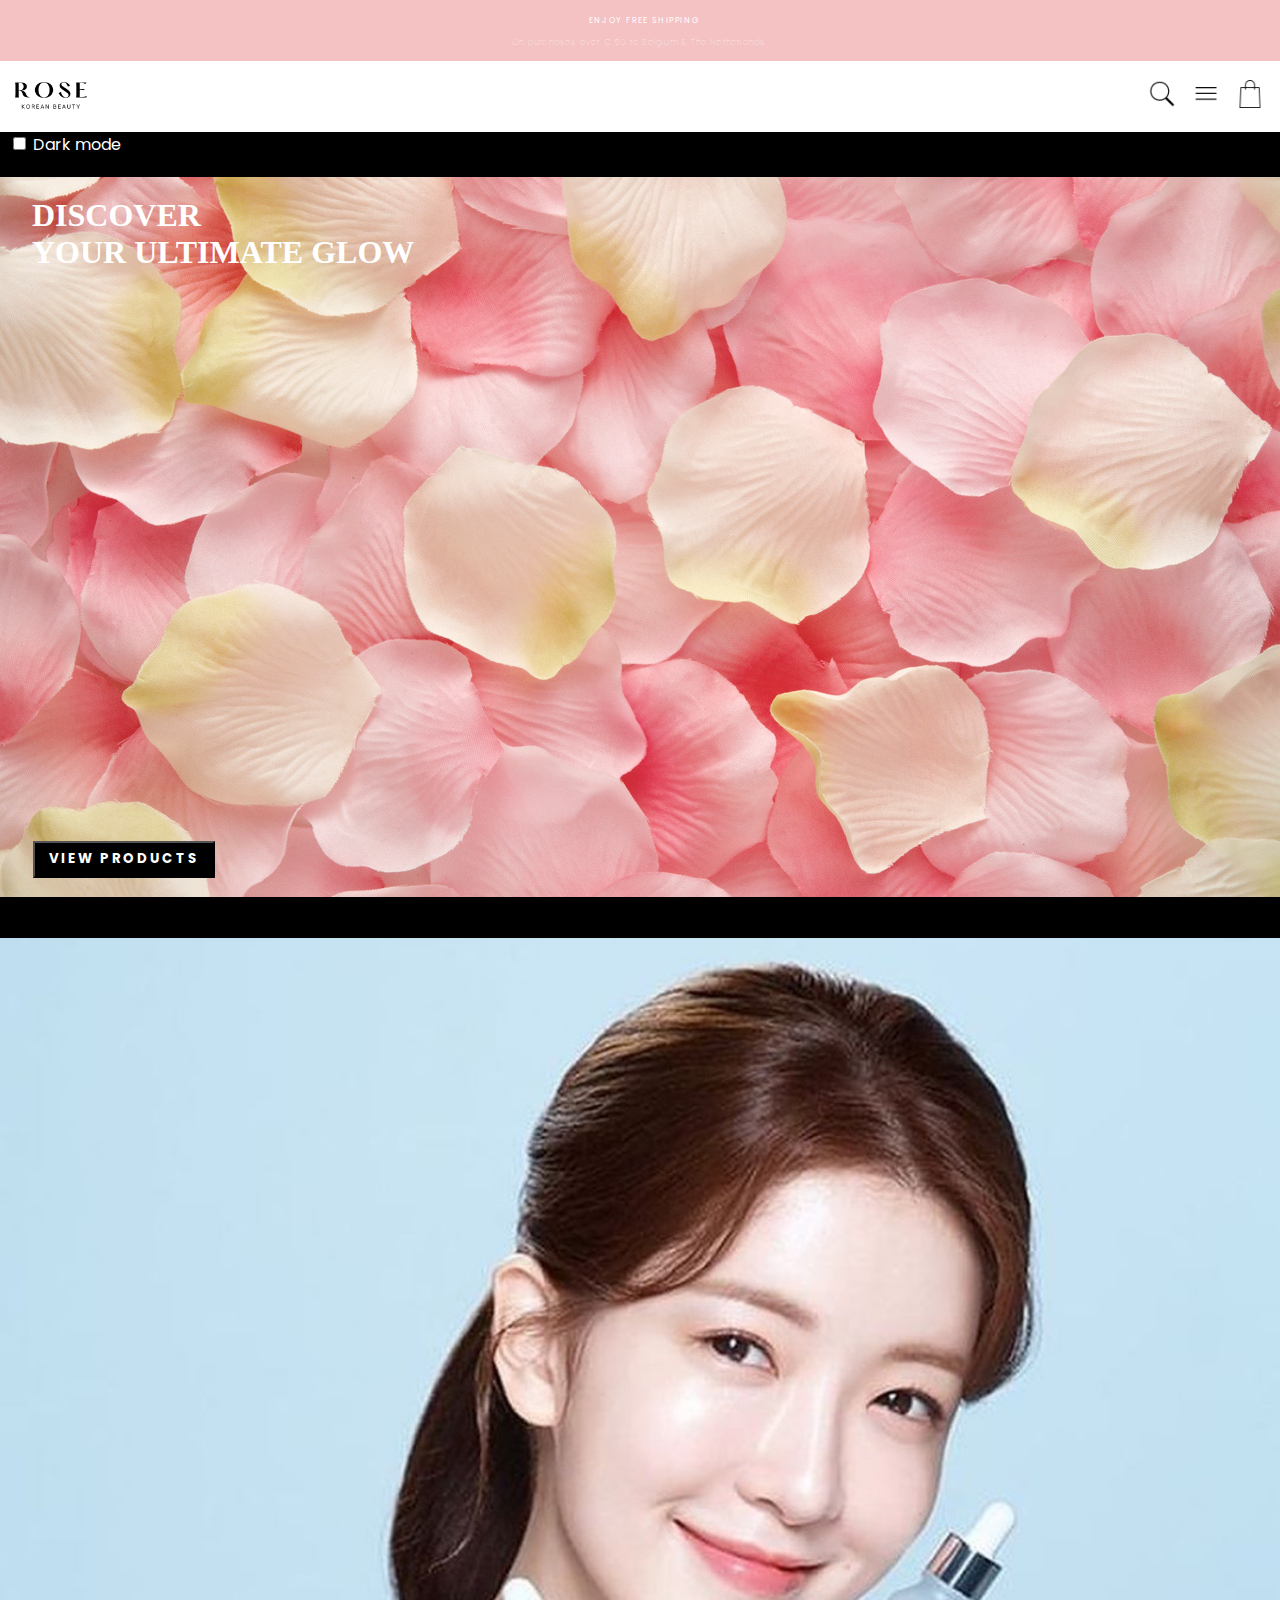
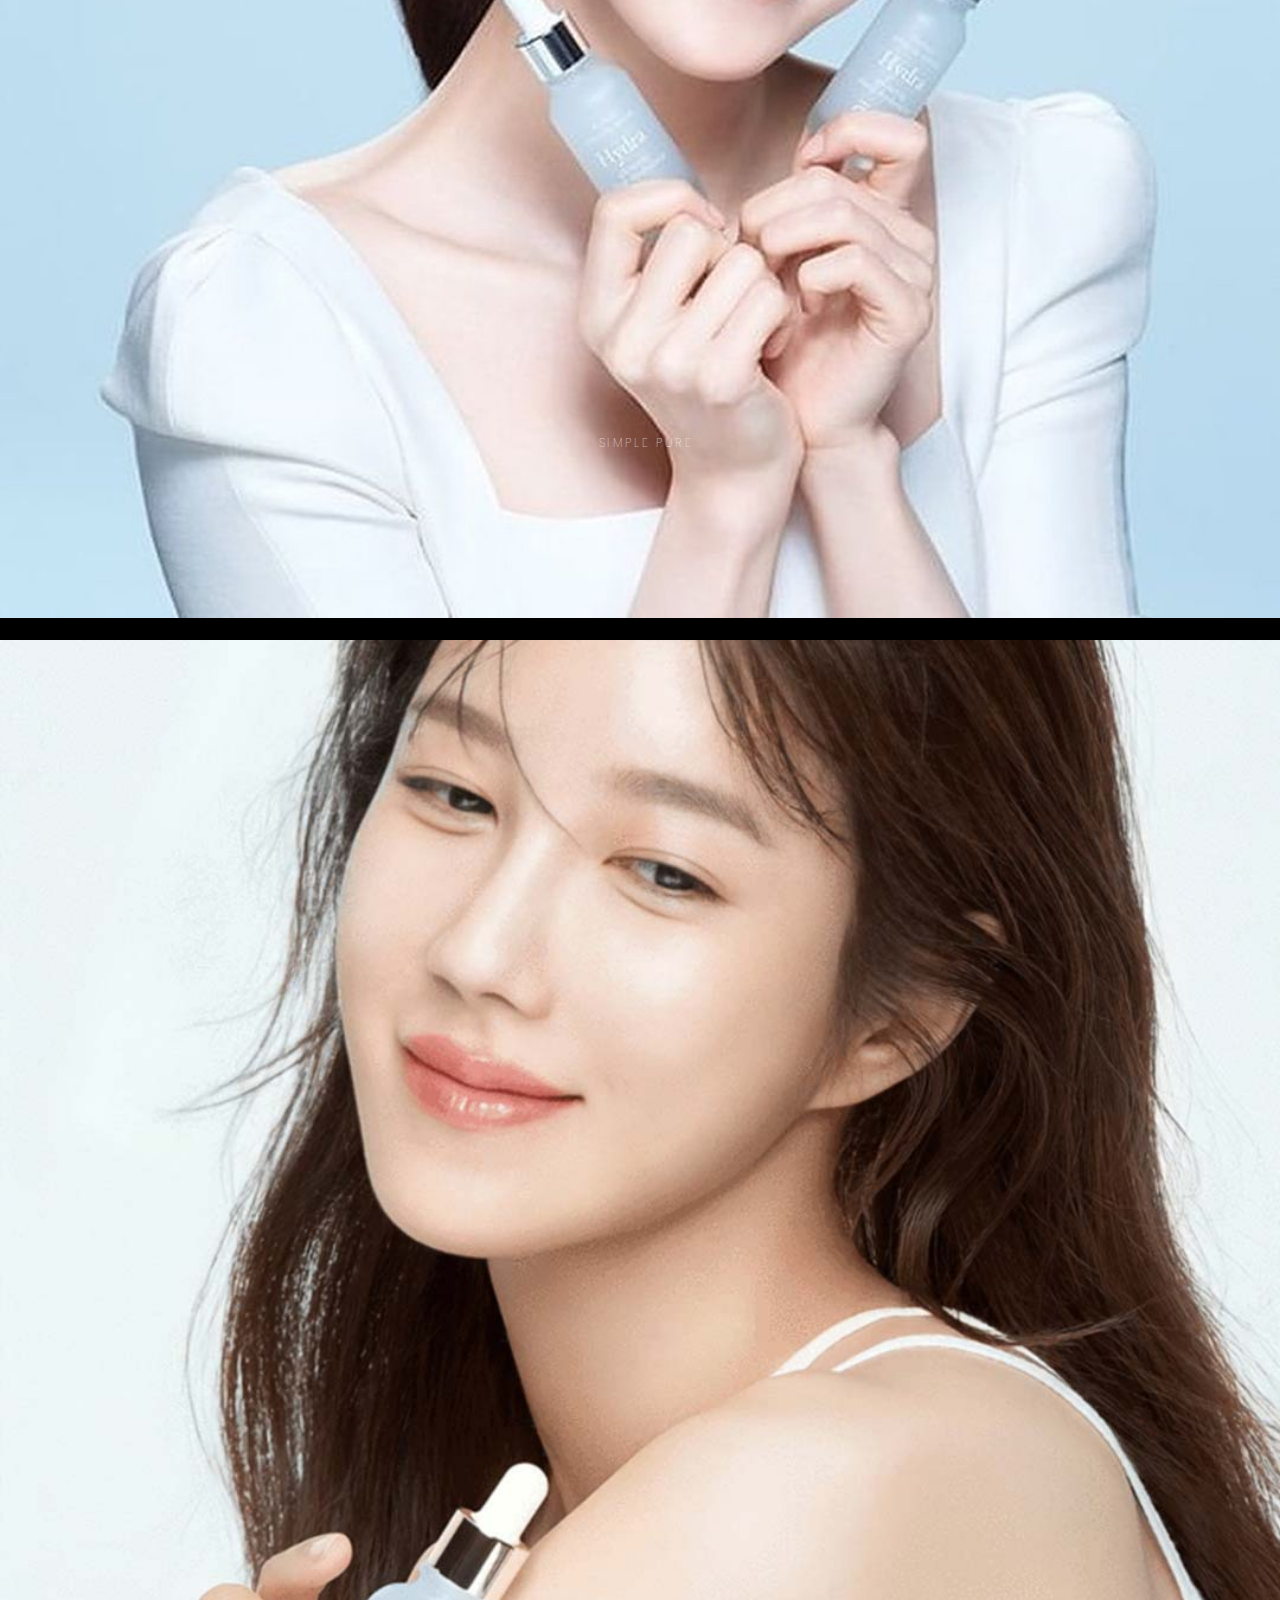
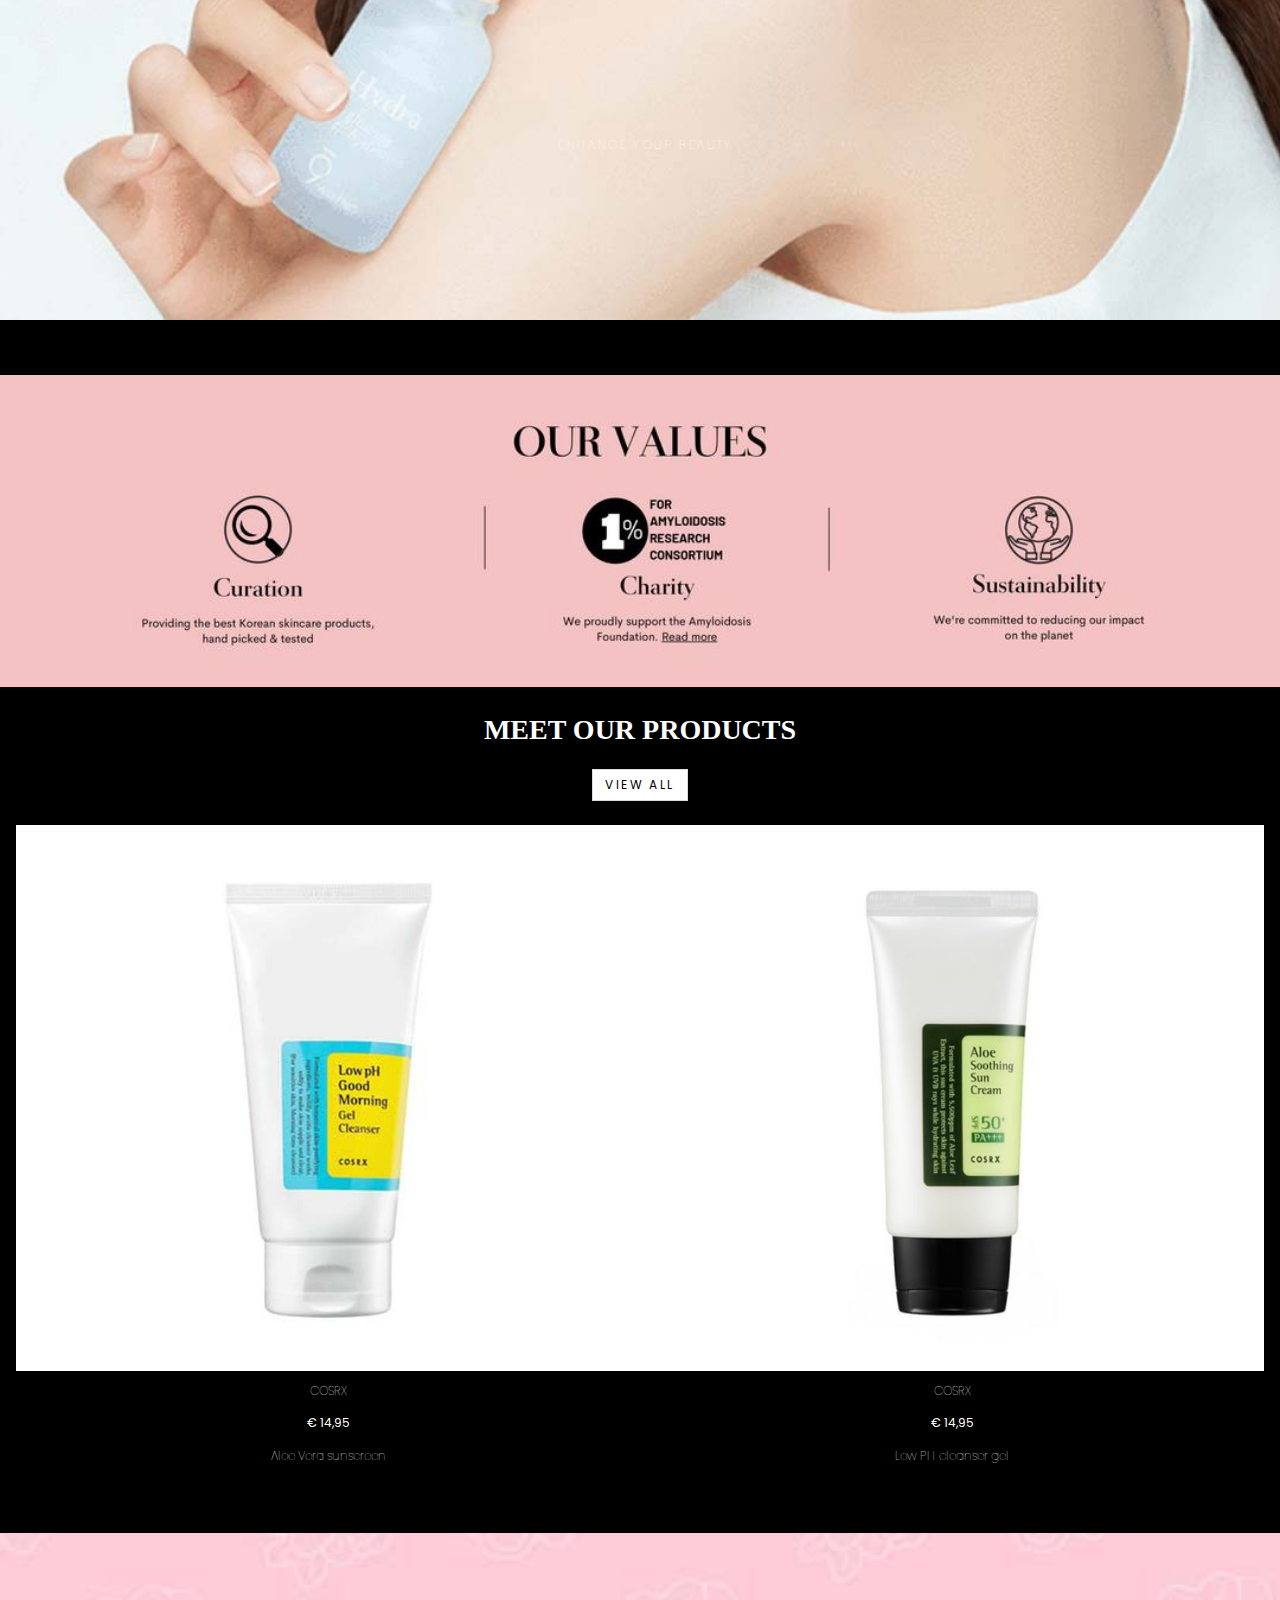
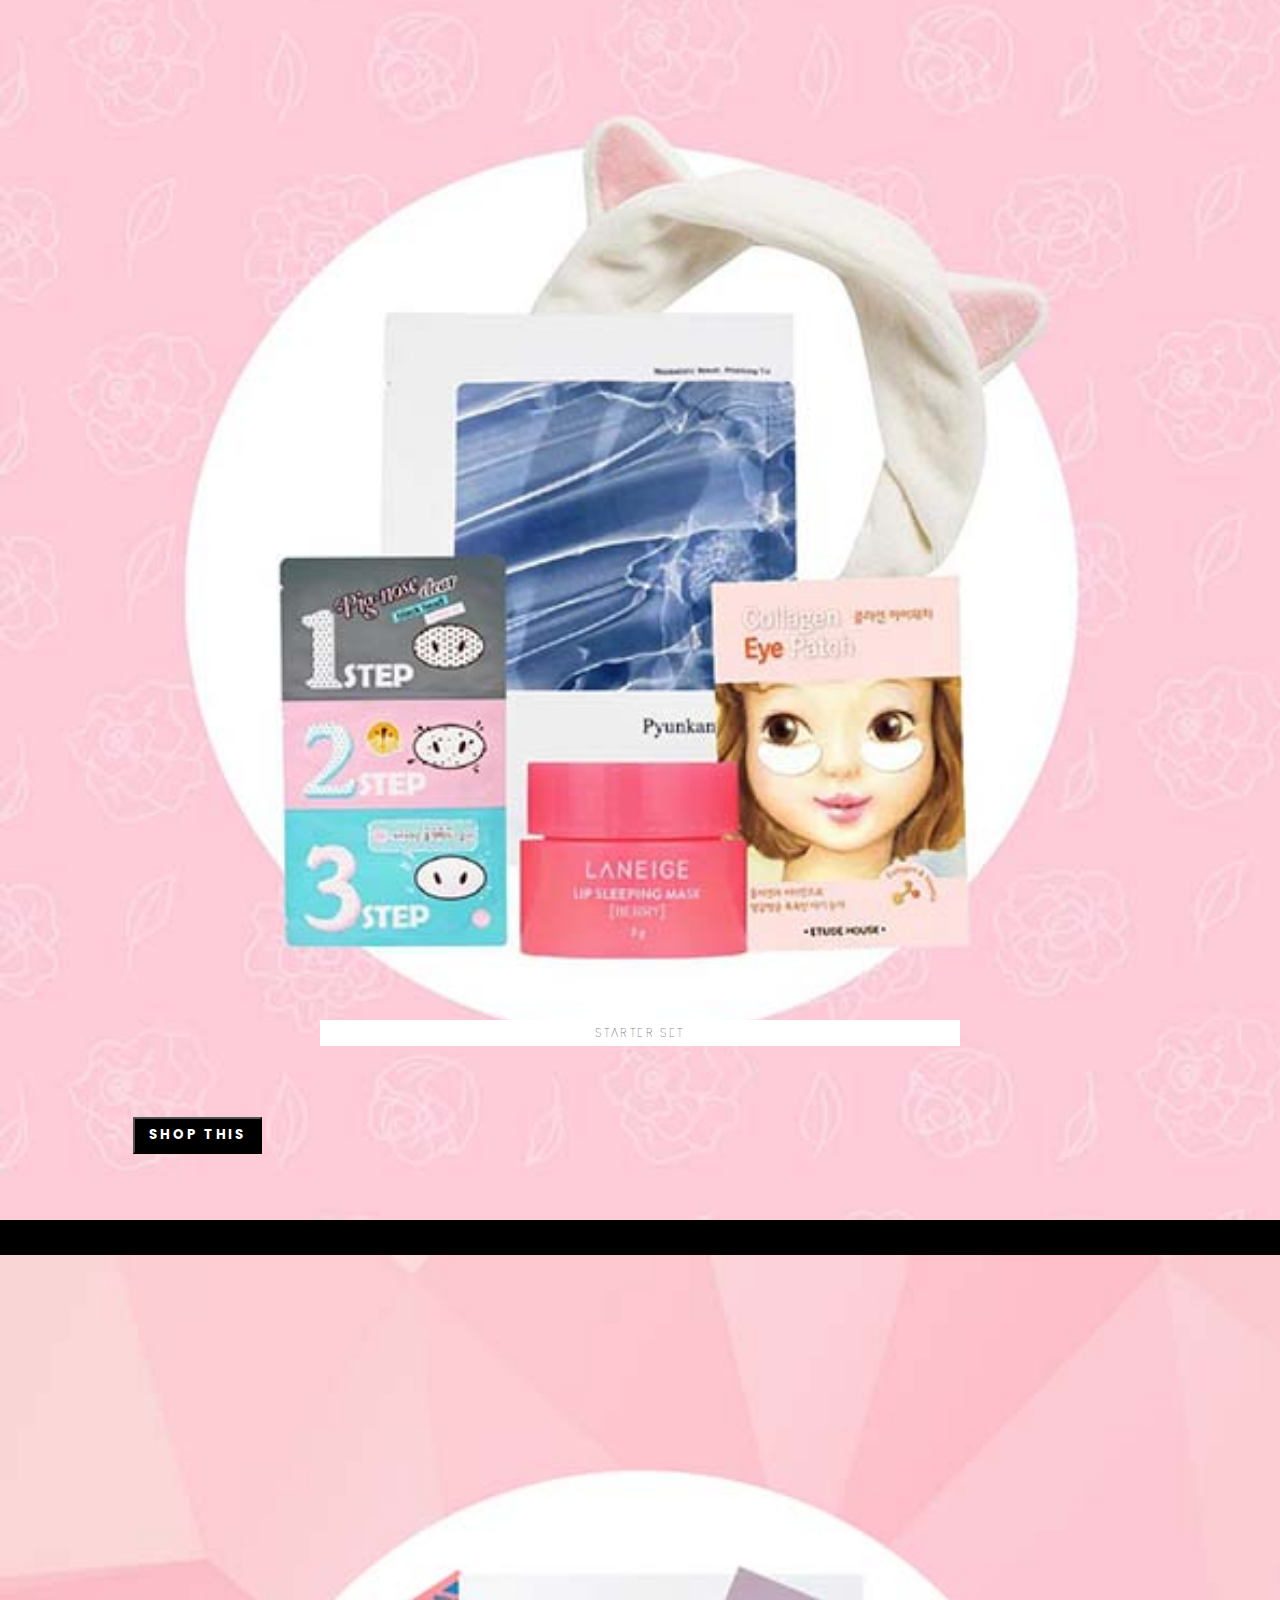
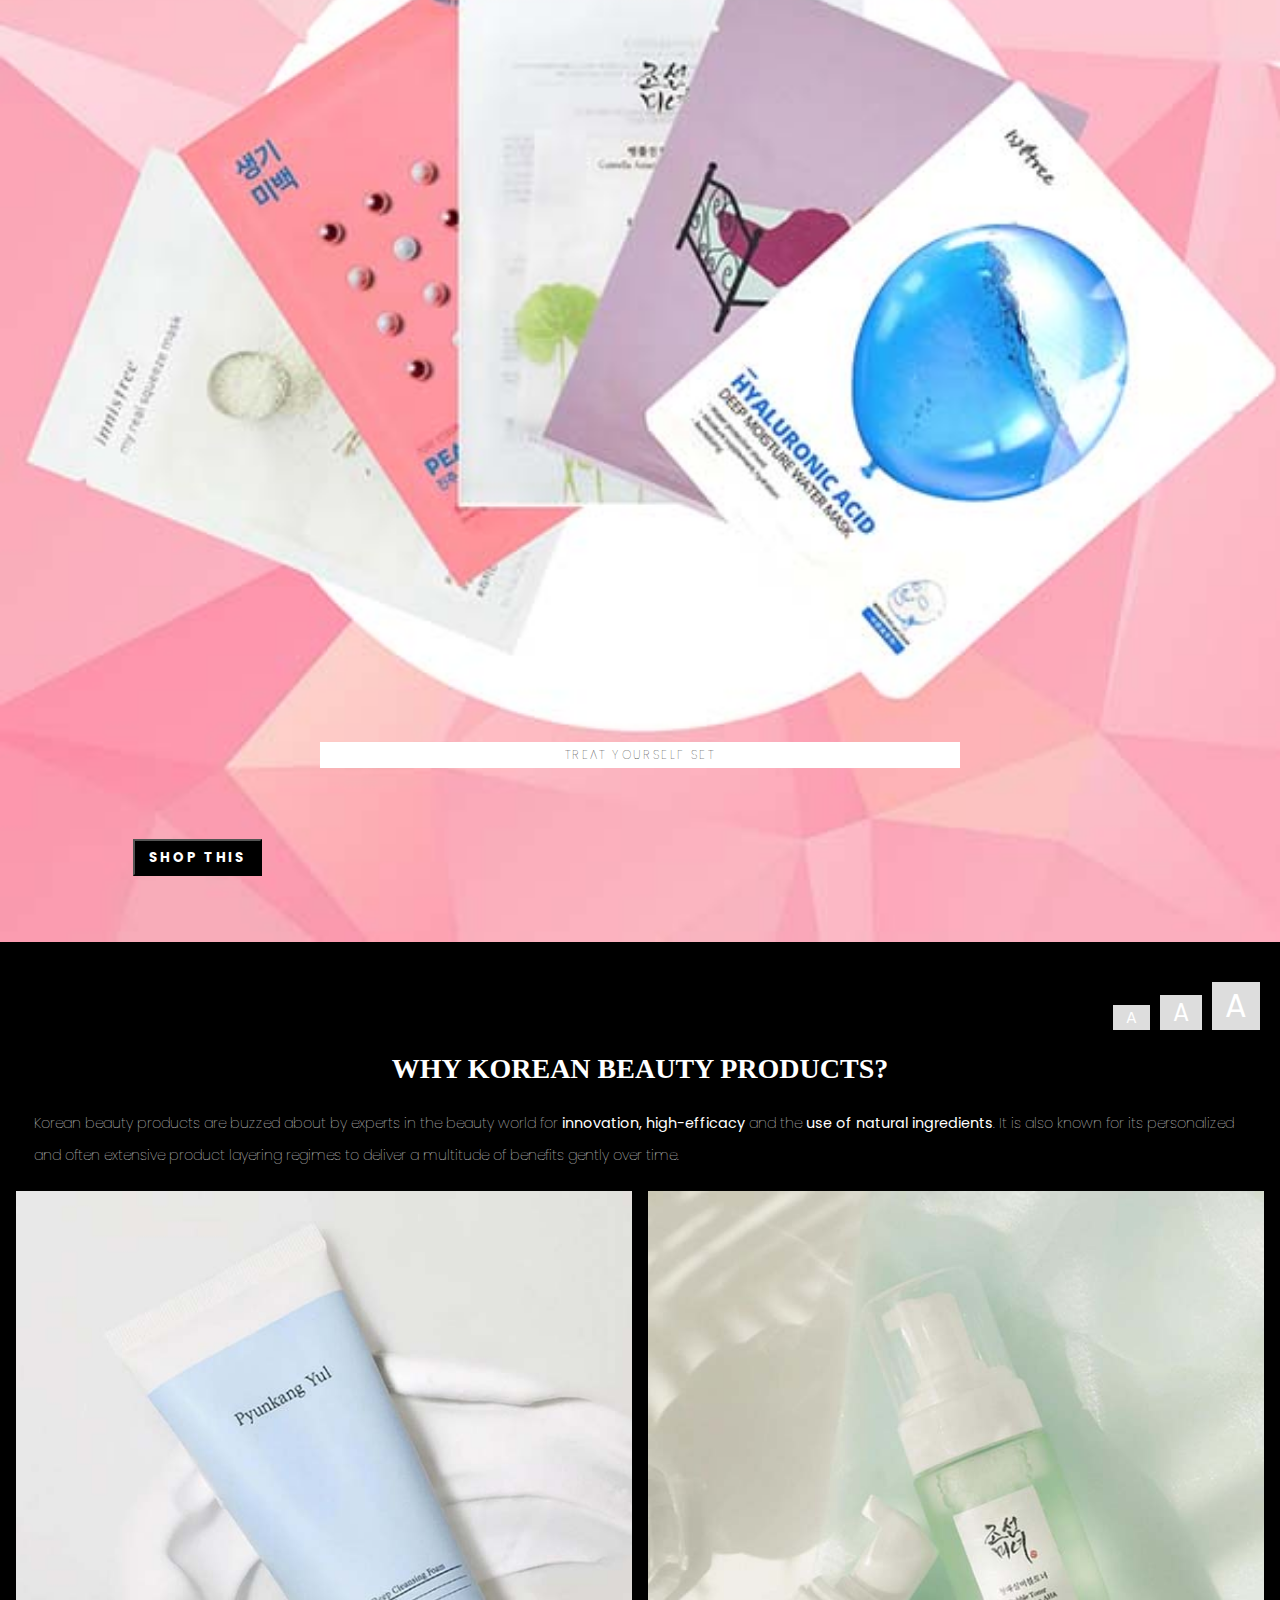
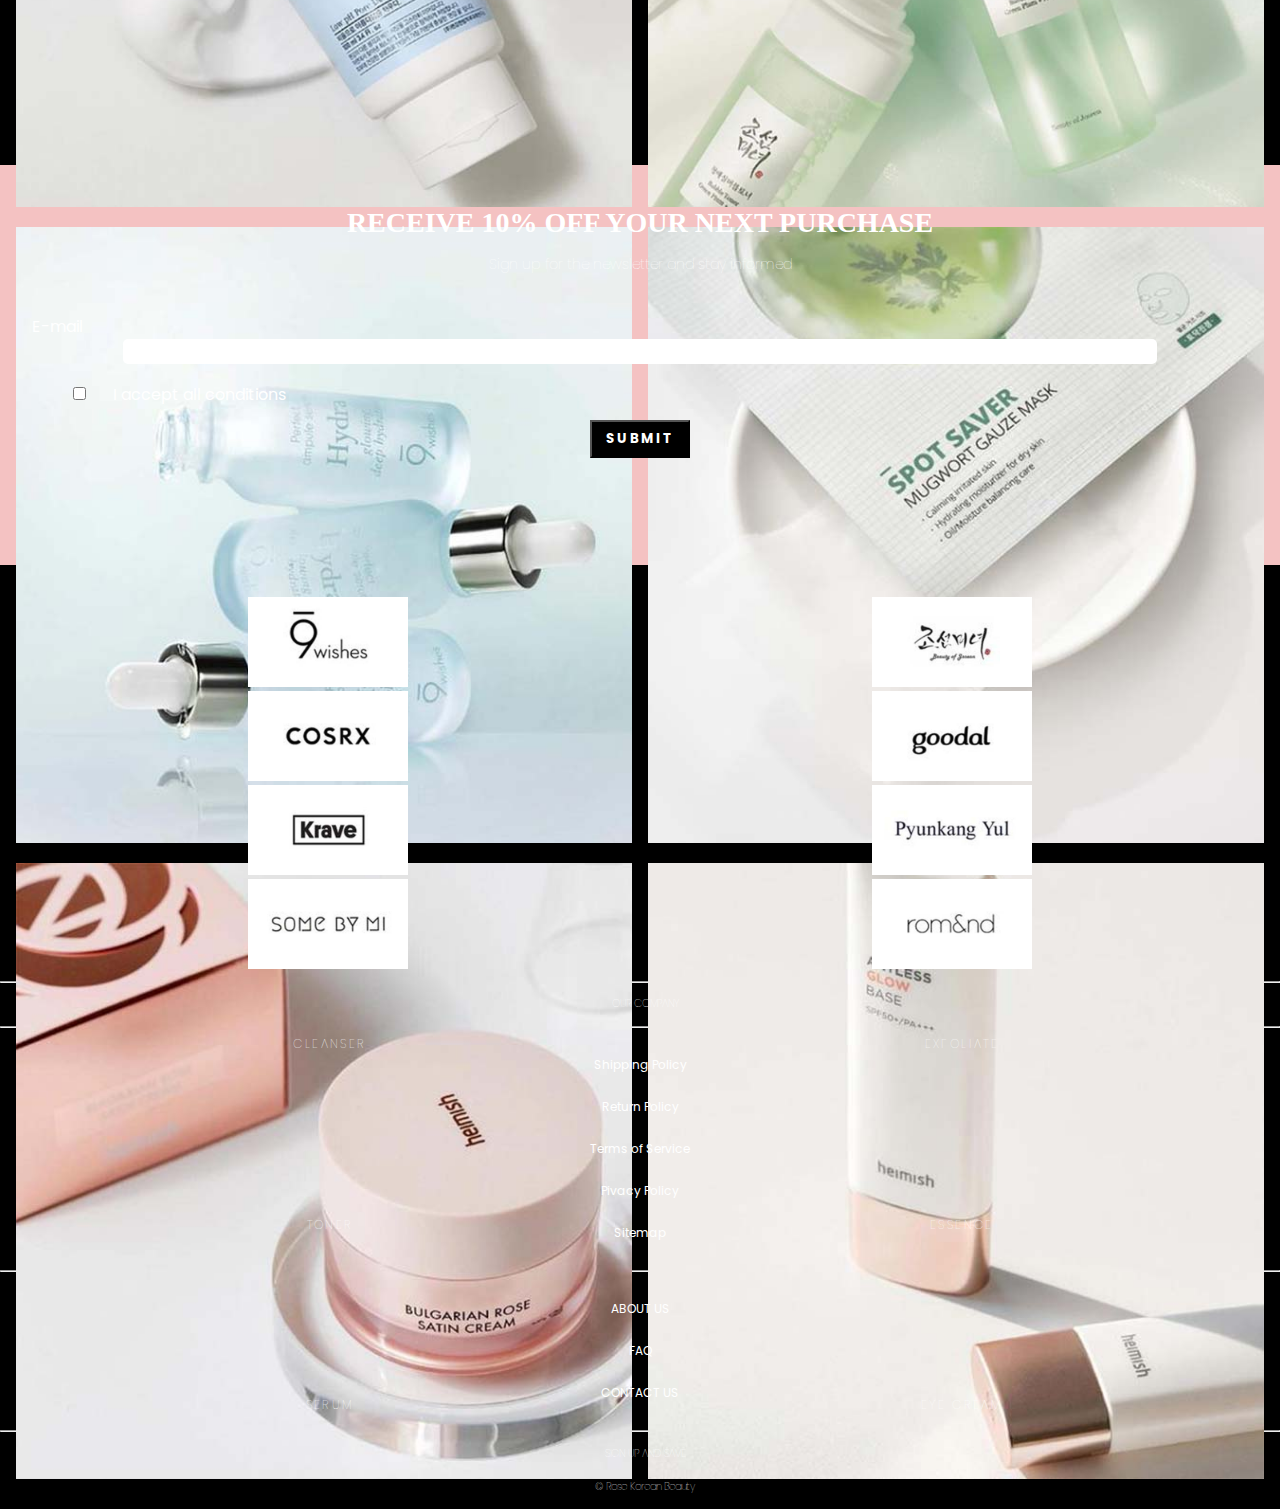
<file: index.html>
<!DOCTYPE html>
<html lang="en">

<head>
    <meta charset="UTF-8">
    <meta http-equiv="X-UA-Compatible" content="IE=edge">
    <meta name="viewport" content="width=device-width, initial-scale=1.0">
    <link rel="stylesheet" href="css/style.css">
    <title>Document</title>
    <link rel="preconnect" href="https://fonts.googleapis.com">
    <link rel="preconnect" href="https://fonts.gstatic.com" crossorigin>
    <link href="https://fonts.googleapis.com/css2?family=Poppins:wght@300;400;700&display=swap" rel="stylesheet">
</head>

<body>
    <div class="announce">
        <p><strong>Enjoy free shipping</strong></p>
        <!-- Euro sign https://www.w3schools.com/charsets/ref_utf_currency.asp -->
        <p>On purchases over &euro; 50 to Belgium & The Netherlands.</p>
    </div>

    <header>
        <a href="index.html"><img class="logo" alt="logo" src="images/logo.png"></a>
        <a href="#" class="icon"><img alt="search" src="images/search.png"></a>
        <a href="#" class="icon"><img alt="menu" class="hamburgermenu" src="images/menu.png"></a>
        <a href="#" class="icon"><img alt="cart" src="images/cart.png"></a>
    </header>

    <div id="mySidenav" class="sidenav">
        <a href="javascript:void(0)" class="closebtn">&times;</a>
        <a href="bestsellers.html">Bestsellers</a>
        <a href="#">New</a>
        <a href="#">Shop By Products</a>
        <a href="#">Shop By Concern</a>
        <a href="#">Make-Up</a>
        <a href="#">Brands</a>
        <a href="#">Sale</a>
    </div>

    <!-- Checkbox voor dark mode -->
    <form>
        <input type="checkbox" id="light-mode" name="light-mode" value="light-mode">
        <label for="light-mode">Dark mode</label>
    </form>

    <main>
        <!-- Section 1 -->
        <section>
            <a href="#">
                <img src="images/banner.jpg" alt="Discover your ultimate glow">
            </a>
            <h1>Discover <br> your ultimate glow</h1>
            <button>View products</button>
        </section>

        <!-- Section 2 -->
        <section>
            <a href="#"><img alt="hydra serum" src="images/hydra.jpg"></a>
            <p>Simple pure</p>
            <a href="#"><img alt="hydra serum" src="images/hydra2.jpg"></a>
            <p>Enhance your beauty</p>
        </section>

        <!-- Section 3 -->
        <section>
            <a href="#"><img alt="values" src="images/bannertje.jpg"></a>
        </section>

        <!-- Section 4 -->
        <section>
            <h2>
                Meet our products
            </h2>
            <button>
                View all
            </button>
            <div>
                <a href="bestsellers.html"><img src="images/cleanser.jpg" alt="Low PH cleanser gel"></a>
                <a href="bestsellers.html"><img src="images/aloevera.jpg" alt="Aloe Vera sunscreen"></a>
            </div>

            <div>
                <p>
                    COSRX
                </p>
                <p>
                    COSRX
                </p>
                <p>
                    <strong>
                        &euro; 14,95
                    </strong>
                </p>
                <p>
                    <strong>
                        &euro; 14,95
                    </strong>
                </p>
                <p>
                    Aloe Vera sunscreen
                </p>
                <p>
                    Low PH cleanser gel
                </p>
            </div>
        </section>

        <!-- Section 5 -->
        <section>
            <a href="#"><img src="images/mask.jpg" alt="Starter set"></a>
            <p>STARTER SET</p>
            <button>SHOP THIS</button>
            <a href="#"><img src="images/mask2.jpg" alt="Treat yourself set"></a>
            <p>TREAT YOURSELF SET</p>
            <button>SHOP THIS</button>
        </section>

        <!-- Section 6 -->
        <section>
            <!-- Font-size veranderen met behulp van https://www.youtube.com/watch?v=xOy0kVlbhlc -->
            <div class="container">
                <div class="buttons">
                    <span class="btn active" onclick="document.getElementById('text').style.fontSize = '1em'">A</span>
                    <span class="btn" onclick="document.getElementById('text').style.fontSize = '1.10em'">A</span>
                    <span class="btn" onclick="document.getElementById('text').style.fontSize = '1.20em'">A</span>
                </div>

                <div class="content" id="text">
                    <h2>
                        Why Korean beauty products?
                    </h2>
                    <p>
                        Korean beauty products are buzzed about by experts in the beauty world for <b>innovation,
                            high-efficacy</b> and the
                        <b>use of natural ingredients</b>. It is also known for its personalized and often extensive
                        product
                        layering
                        regimes to deliver a multitude of benefits gently over time.
                    </p>
                </div>
            </div>

        </section>

        <!-- Section 7 -->
        <section>
            <a href="#"><img src="images/cleanser2.jpg" alt="Cleanser"></a>
            <a href="#"><img src="images/toner.jpg" alt="Toner"></a>
            <a href="#"><img src="images/serum.jpg" alt="Serum"></a>
            <a href="#"><img src="images/masks.jpg" alt="Masks"></a>
            <a href="#"><img src="images/eyecare.jpg" alt="Eyecare"></a>
            <a href="#"><img src="images/suncare.jpg" alt="Suncare"></a>
            <p>Cleanser</p>
            <p>Exfoliate</p>
            <p>Toner</p>
            <p>Essence</p>
            <p>Serum</p>
            <p>Eye cream</p>
        </section>

        <!-- Section 8 -->
        <section>
            <h2>Receive 10% off your next purchase</h2>
            <p>Sign up for the newsletter and stay informed</p>

            <!-- Formulieren https://www.w3schools.com/html/html_forms.asp -->
            <form>
                <label for="e-mail">E-mail</label>
                <input type="text" id="e-mail" name="e-mail">
                <br>

                <input type="checkbox" id="accept" name="accept" value="accept">
                <label for="accept"> I accept all conditions</label>
                <br>

                <input type="submit" value="Submit">
            </form>
        </section>

        <!-- Section 9 -->
        <section>
            <a href="#"><img src="images/9wishes.jpg" alt="9wishes"></a>
            <a href="#"><img src="images/joseon.jpg" alt="Beauty of Joseon"></a>
            <a href="#"><img src="images/cosrx.jpg" alt="Cosrx"></a>
            <a href="#"><img src="images/goodal.jpg" alt="Goodal"></a>
            <a href="#"><img src="images/krave.jpg" alt="Krave"></a>
            <a href="#"><img src="images/yul.jpg" alt="Pyunkang Yul"></a>
            <a href="#"><img src="images/somebymi.jpg" alt="Somebymi"></a>
            <a href="#"><img src="images/romnd.jpg" alt="Rom&nd"></a>
        </section>

        <footer>
            <!-- Een horizontale lijn van https://www.w3schools.com/tags/tag_hr.asp -->
            <hr>
            <p>
                OUR COMPANY
            </p>

            <hr>

            <ul>
                <li>
                    Shipping Policy
                </li>
                <li>
                    Return Policy
                </li>
                <li>
                    Terms of Service
                </li>
                <li>
                    Pivacy Policy
                </li>
                <li>
                    Sitemap
                </li>
            </ul>

            <hr>
            <ul>
                <li>
                    ABOUT US
                </li>
                <li>
                    FAQ
                </li>
                <li>
                    CONTACT US
                </li>
            </ul>

            <hr>

            <p>
                SIGN UP AND SAVE
            </p>

            <p>
                &copy; Rose Korean Beauty
            </p>

        </footer>
    </main>

    <script src="./js/javascript.js"></script>

</body>

</html>
</file>
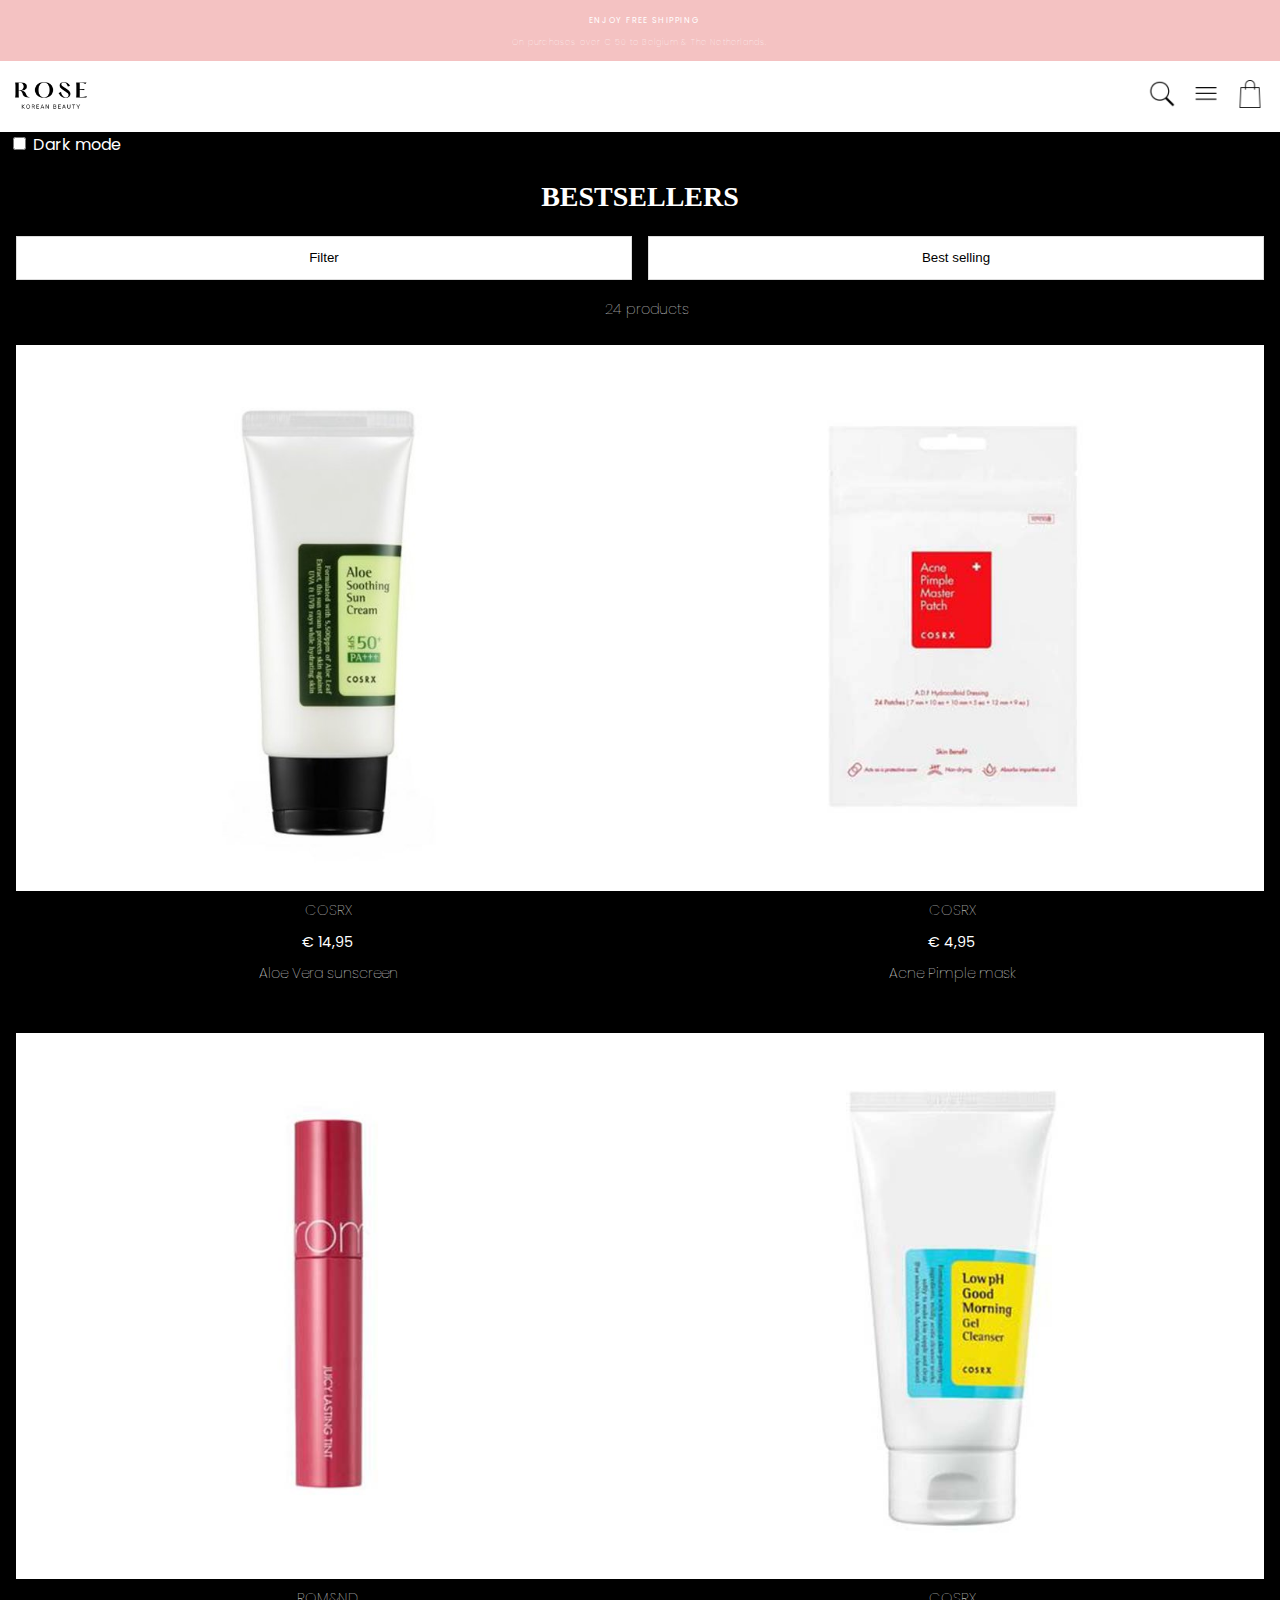
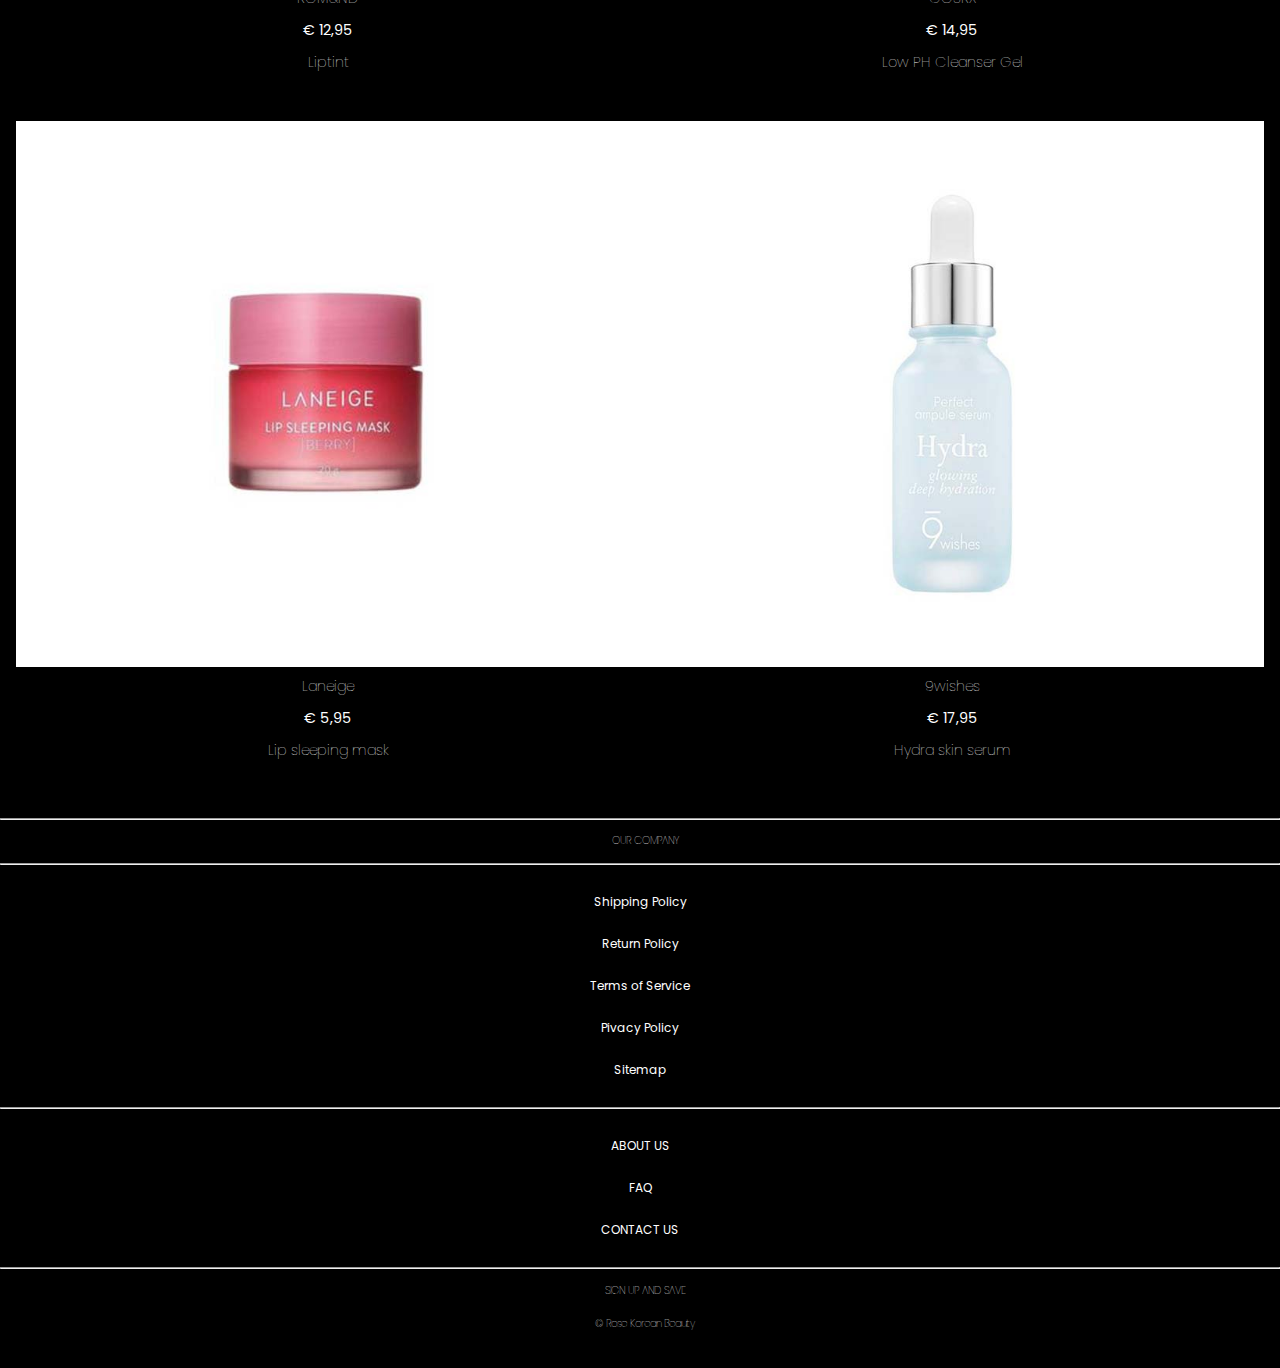
<file: bestsellers.html>
<!DOCTYPE html>
<html lang="en">

<head>
    <meta charset="UTF-8">
    <meta http-equiv="X-UA-Compatible" content="IE=edge">
    <meta name="viewport" content="width=device-width, initial-scale=1.0">
    <link rel="stylesheet" href="css/style.css">
    <title>Document</title>
    <link rel="preconnect" href="https://fonts.googleapis.com">
    <link rel="preconnect" href="https://fonts.gstatic.com" crossorigin>
    <link href="https://fonts.googleapis.com/css2?family=Poppins:wght@300;400;700&display=swap" rel="stylesheet">
</head>

<body>
    <div class="announce">
        <p><strong>Enjoy free shipping</strong></p>
        <!-- Euro sign https://www.w3schools.com/charsets/ref_utf_currency.asp -->
        <p>On purchases over &euro; 50 to Belgium & The Netherlands.</p>
    </div>

    <header>
        <a href="index.html"><img class="logo" alt="logo" src="images/logo.png"></a>
        <a href="#" class="icon"><img src="images/search.png" alt="search"></a>
        <a href="#" class="icon"><img src="images/menu.png" class="hamburgermenu" alt="menu"></a>
        <a href="#" class="icon"><img src="images/cart.png" id="cart" alt="cart"></a>
    </header>

    <div id="mySidenav" class="sidenav">
        <a href="javascript:void(0)" class="closebtn">&times;</a>
        <a href="bestsellers.html">Bestsellers</a>
        <a href="#">New</a>
        <a href="#">Shop By Products</a>
        <a href="#">Shop By Concern</a>
        <a href="#">Make-Up</a>
        <a href="#">Brands</a>
        <a href="#">Sale</a>
    </div>

    <!-- Checkbox voor dark mode -->
    <form>
        <input type="checkbox" id="light-mode" name="light-mode" value="light-mode">
        <label for="light-mode">Dark mode</label>
    </form>

    <h2>
        Bestsellers
    </h2>
    <div class="filtersorteer">
        <button>
            Filter
        </button>
        <button>
            Best selling
        </button>
    </div>

    <p class="center">
        24 products
    </p>

    <!-- Met behulp van https://www.w3schools.com/js/tryit.asp?filename=tryjs_intro_lightbulb -->
    <section>
        <div class="grid">
            <a href="#"><img class="product" alt="Aloe Vera sunscreen" src="images/aloevera.jpg"
                    onclick="document.getElementById('cart').src='images/itemincart.png'"></a>
            <a href="#"><img class="product" alt="Acne Pimple mask" src="images/pimplemask.jpg"
                    onclick="document.getElementById('cart').src='images/itemincart.png'"></a>
        </div>

        <div class="grid">
            <p>
                COSRX
            </p>
            <p>
                COSRX
            </p>
            <p>
                <strong>
                    &euro; 14,95
                </strong>
            </p>
            <p>
                <strong>
                    &euro; 4,95
                </strong>
            </p>
            <p>
                Aloe Vera sunscreen
            </p>
            <p class="gap">
                Acne Pimple mask
            </p>
        </div>

        <div class="grid">
            <a href="#"><img class="product" alt="Liptint" src="images/liptint.jpg"
                    onclick="document.getElementById('cart').src='images/itemincart.png'"></a>
            <a href="#"><img class="product" alt="Low Ph Cleanser Gel" src="images/cleanser.jpg"
                    onclick="document.getElementById('cart').src='images/itemincart.png'"></a>
        </div>

        <div class="grid">
            <p>
                ROM&ND
            </p>
            <p>
                COSRX
            </p>
            <p>
                <strong>
                    &euro; 12,95
                </strong>
            </p>
            <p>
                <strong>
                    &euro; 14,95
                </strong>
            </p>
            <p>
                Liptint
            </p>
            <p class="gap">
                Low PH Cleanser Gel
            </p>
        </div>

        <div class="grid">
            <a href="#"><img class="product" alt="Lip sleeping mask" src="images/sleepingmask.jpg"
                    onclick="document.getElementById('cart').src='images/itemincart.png'"></a>
            <a href="#"><img class="product" alt="Hydra skin serum" src="images/hydraserum.jpg"
                    onclick="document.getElementById('cart').src='images/itemincart.png'"></a>
        </div>

        <div class="grid">
            <p>
                Laneige
            </p>
            <p>
                9wishes
            </p>
            <p>
                <strong>
                    &euro; 5,95
                </strong>
            </p>
            <p>
                <strong>
                    &euro; 17,95
                </strong>
            </p>
            <p>
                Lip sleeping mask
            </p>
            <p class="gap">
                Hydra skin serum
            </p>
        </div>

        <footer>
            <hr>
            <p>
                OUR COMPANY
            </p>

            <hr>

            <ul>
                <li>
                    Shipping Policy
                </li>
                <li>
                    Return Policy
                </li>
                <li>
                    Terms of Service
                </li>
                <li>
                    Pivacy Policy
                </li>
                <li>
                    Sitemap
                </li>
            </ul>

            <hr>
            <ul>
                <li>
                    ABOUT US
                </li>
                <li>
                    FAQ
                </li>
                <li>
                    CONTACT US
                </li>
            </ul>

            <hr>

            <p>
                SIGN UP AND SAVE
            </p>

            <p>
                &copy; Rose Korean Beauty
            </p>

        </footer>

    </section>
    <script src="./js/javascript.js"></script>
</body>

</html>
</file>
<file: css/style.css>
/* // Met hulp van de oefening States oefening 2 208c van  Sanne, https://codepen.io/shooft/pen/rNworwK */
:root {
    background-color: black;
    color: white;

    --blackcolor: black;
    --whitecolor: white;
    --pinkcolor: #f4c2c2;
    --greycolor: #ddd;

    --text: 'Poppins', sans-serif;
}

@media (prefers-color-scheme:dark) {
    :root:not(.light-mode) {
        background-color: var(--whitecolor);
        color: var(--blackcolor);
    }
}

/* Met behulp van de website https://css-tricks.com/sticky-smooth-active-nav/ */
@media (min-height: 300px) {
    header {
        position: sticky;
        top: 0;
        z-index: 1;
    }
}

/* Om witte randen weg te halen in de body */
body {
    margin: 0;
}

/* De achergrondkleur aanpassen naar roze, de tekst eerst naast elkaar 
en vervolgens onder elkaar te zetten en de witte rand weghalen. */
.announce {
    background-color: var(--pinkcolor);
    display: flex;
    flex-direction: column;
    margin: 0;
}

/* De tekst te veranderen kwa grootte, hoofdletters ervan maken, 
het centreren in het midden, ruimte tussen de letters en ruimte tussen de twee regels. */
.announce p:first-of-type {
    font-size: 8px;
    text-transform: uppercase;
    text-align: center;
    letter-spacing: .2em;
    margin-top: 1.5em;
}

/* De tekst te veranderen kwa grootte, hoofdletters ervan maken, 
het centreren in het midden, ruimte tussen de letters, ruimte tussen de twee regels
en onder de laatste regel. */
.announce p:nth-of-type(2) {
    font-size: 8px;
    text-align: center;
    letter-spacing: .15em;
    margin: -.5em 0 1.2em 0;
}

/* Om de afbeeldingen naast elkaar te plaatsen en ruimte erboven te creëren. */
header {
    display: flex;
    padding-top: 1em;
    background-color: var(--whitecolor);
    width: 100%;
}

/* Om de link/afbeelding links te plaatsen en een beetje ruimte links*/
header a:first-of-type {
    margin-right: auto;
    padding-left: 10px;
}

/* Om het logo een bepaalde breedte te geven en ruimte aan de onderkant */
.logo {
    width: 5em;
    margin-bottom: 1em;
}

/* Om de iconen ruimte te geven aan de boven- en rechterkant en een bepaalde breedte */
.icon {
    padding-top: .2em;
    padding-right: 1em;
    width: 1.75em;
}

/* Om ruimte links te geven aan de checkbox */
input[type=checkbox] {
    margin-left: 1em;
}

/* Om de tekst van de label een lettertype te geven */
label {
    font-family: 'Poppins',
        sans-serif;
}

/* Om de h1 een kleur te geven, de positie te meegeven, de grootte van de tekst en allemaal kapitalen */
h1 {
    color: var(--whitecolor);
    position: absolute;
    top: 5.5em;
    left: 1em;
    font-size: 2em;
    text-transform: uppercase;
}

/* Om de h2 te centreren, kapitalen te maken, de grootte en vetgedrukter */
h2 {
    text-align: center;
    text-transform: uppercase;
    font-size: 1.75em;
    font-weight: 550;
}

/* Om het lettertype te veranderen, de positie, vetgedrukter, grootte en regelhoogte */
p {
    font-family: var(--text);
    margin-left: 1em;
    font-weight: 100;
    font-size: .9em;
    line-height: 2.2em;
}

/* Ruimte boven en onder de banner */
section:first-of-type {
    margin-top: 1.2em;
    margin-bottom: 2em;
}

/* De button stijlen */
section:first-of-type button {
    position: relative;
    background-color: var(--blackcolor);
    text-transform: uppercase;
    padding: .5em 1em;
    color: white;
    font-family: var(--text);
    font-weight: bold;
    letter-spacing: .2em;
    top: -4.5em;
    left: 2.5em;
}

section:first-of-type button:hover {
    color: var(--blackcolor);
    background-color: var(--whitecolor);
}

section:first-of-type button:active {
    color: var(--blackcolor);
    background-color: var(--pinkcolor);
}

section:first-of-type button:focus {
    color: var(--whiteblack);
    background-color: var(--pinkcolor);
}

/* Ruimte boven van de afbeelding verminderen */
section:nth-of-type(2) img {
    margin-top: -2em;
}

/* Stijlen van de p in section 2 */
section:nth-of-type(2) p {
    text-transform: uppercase;
    letter-spacing: .2em;
    font-size: .75em;
    text-align: center;
    position: relative;
    top: -17em;
    color: var(--whitecolor);
}

/* De afbeelding de breedte geven van het hele scherm. */
img {
    width: 100%;
}

/* Om 2 kolommen te maken, de items te centreren en wat ruimte aan de zijkanten */
section:nth-of-type(4) div {
    display: grid;
    grid-template-columns: 1fr 1fr;
    justify-items: center;
    margin: 0 1em;
}

/* Stijlen van de button in section 4 */
section:nth-of-type(4) button {
    text-transform: uppercase;
    background-color: var(--whitecolor);
    padding: .5em 1em;
    font-family: var(--text);
    letter-spacing: .2em;
    font-size: .75em;
    display: flex;
    margin: 1em auto 2em auto;
    border: .1px solid rgb(219, 219, 219);
}

section:nth-of-type(4) button:hover {
    color: var(--whitecolor);
    background-color: var(--blackcolor);
}

section:nth-of-type(4) button:active {
    color: black;
    background-color: var(--pinkcolor);
}

section:nth-of-type(4) button:focus {
    color: var(--blackcolor);
    background-color: var(--pinkcolor);
}

/* Stijlen van de p in section 4 */
section:nth-of-type(4) p {
    margin: .25em 2em;
    font-size: .75em;
}

section:nth-of-type(4) div p:last-of-type {
    margin: .25em 2em 8em 2em;
    font-size: .75em;
}

/* Stijlen van de button in section 5 */
section:nth-of-type(5) button {
    position: relative;
    background-color: var(--blackcolor);
    text-transform: uppercase;
    padding: .5em 1em;
    color: var(--whitecolor);
    font-family: var(--text);
    font-weight: bold;
    letter-spacing: .2em;
    top: -10em;
    left: 10em;
}

section:nth-of-type(5) button:hover {
    color: var(--blackcolor);
    background-color: var(--whitecolor);
}

section:nth-of-type(5) button:active {
    color: var(--blackcolor);
    background-color: var(--pinkcolor);
}

section:nth-of-type(5) button:focus {
    color: var(--blackcolor);
    background-color: var(--pinkcolor);
}

/* Stijlen van de p in section 5 */
section:nth-of-type(5) p {
    text-transform: uppercase;
    letter-spacing: .2em;
    font-size: .75em;
    text-align: center;
    position: relative;
    top: -17em;
    color: var(--blackcolor);
    background-color: var(--whitecolor);
    width: 50%;
    margin: auto;
}

/* Ruimte boven de afbeelding verminderen */
section:nth-of-type(5) img {
    margin-top: -2em;
}

/* Om ruimte te geven aan alle kanten */
.container {
    margin: 20px;
}

/* Om de buttons aan de rechterkant te plaatsen,
 vervolgens om die aan de onderkant te linen en ruimte boven verkleinen*/
.container .buttons {
    display: flex;
    justify-content: flex-end;
    align-items: flex-end;
    margin-top: -3em;
}

/* Ruimte in het blokje, een kleurtje geven en ruimte tussen elkaar */
.container .buttons .btn {
    padding: 0 13px;
    background-color: var(--greycolor);
    color: var(--whitecolor);
    margin-left: 10px;
}

/* Grootte van de tekst in de buttons */
.container .buttons .btn:nth-child(2) {
    font-size: 1.5em;
}

.container .buttons .btn:nth-child(3) {
    font-size: 2em;
}

/* Lettertype van de tekst in de blokjes */
span {
    font-family: var(--text);
}

/* De hoogte van de section, hiervan een grid te maken die 
2 kolommen heeft met ruimte ertussen en ruimte aan de zijkanten*/
section:nth-of-type(7) {
    height: 550px;
    display: grid;
    grid-template-columns: 1fr 1fr;
    gap: 1em;
    margin: 0 1em;
}

/* Stijlen van de p in section 7 */
section:nth-of-type(7) p {
    text-transform: uppercase;
    letter-spacing: .2em;
    font-size: .75em;
    text-align: center;
    position: relative;
    top: -40em;
    color: var(--whitecolor);
    margin-bottom: 10.5em;
}

/* Achtergrondkleur, hoogte van section 8 en ruimte aan de onderkant */
section:nth-of-type(8) {
    background-color: var(--pinkcolor);
    height: 400px;
    margin-bottom: 2em;
}

/* Stijlen van de h2 in section 8 */
section:nth-of-type(8) h2 {
    width: 80%;
    margin-left: auto;
    margin-right: auto;
    position: relative;
    top: 1.5em;
}

/* Stijlen van de p in section 8 */
section:nth-of-type(8) p {
    margin-left: auto;
    margin-right: auto;
    text-align: center;
    position: relative;
    top: 2em;
}

/* Positie van het formulier */
section:nth-of-type(8) form {
    position: relative;
    top: 3em;
}

/* Ruimte links */
section:nth-of-type(8) form label:first-of-type {
    margin-left: 2em;
}

/* Ruimte links */
section:nth-of-type(8) form label:nth-of-type(2) {
    margin-left: 6em;
}

/* Stijlen van het tekstvlak */
section:nth-of-type(8) form input[type=text] {
    border-radius: 5px;
    padding: 5px;
    border: none;
    width: 80%;
    display: flex;
    margin-left: auto;
    margin-right: auto;
}

/* Positioneren van de checkbox */
section:nth-of-type(8) form input[type=checkbox] {
    position: relative;
    left: 5.5em;
    margin-left: auto;
    margin-right: auto;
}

/* Stijlen van de button */
section:nth-of-type(8) form input[type=submit] {
    background-color: var(--blackcolor);
    text-transform: uppercase;
    padding: .5em 1em;
    color: var(--whitecolor);
    font-family: var(--text);
    font-weight: bold;
    letter-spacing: .2em;
    display: flex;
    margin: auto;
    margin-top: 1em;
}

section:nth-of-type(8) form input[type=submit]:hover {
    color: var(--blackcolor);
    background-color: var(--whitecolor);
}

section:nth-of-type(8) form input[type=submit]:active {
    color: var(--blackcolor);
    background-color: var(--pinkcolor);
}

section:nth-of-type(8) form input[type=submit]:focus {
    color: var(--blackcolor);
    background-color: var(--pinkcolor);
}

/* Om een grid van 2 kolommen te maken met 
gecentreerde items en ruimte aan de zijkanten*/
section:nth-of-type(9) {
    display: grid;
    grid-template-columns: 1fr 1fr;
    justify-items: center;
    margin: 0 1em;
}

/* Grootte van de afbeeldingen in section 9 */
section:nth-of-type(9) img {
    width: 10em;
}

/* P in de footer te stijlen */
footer p {
    font-size: .65em;
    text-align: center;
}

/* Om de bolletjes en ruimte weg te halen */
ul {
    list-style-type: none;
    padding: 0;
}

/* Stijlen van de li */
ul li {
    font-family: var(--text);
    font-size: .75em;
    text-align: center;
    padding: 1em;
}

/* Om de buttons naast elkaar te plaatsen */
.filtersorteer {
    display: grid;
    grid-template-columns: 1fr 1fr;
    gap: 1em;
    margin: 0 1em;
}

/* Om de buttons te stijlen */
.filtersorteer button {
    background-color: var(--whitecolor);
    border: .1px solid rgb(219, 219, 219);
    padding: 1em;
    width: 100%;
}

/* De tekst in het midden te plaatsen */
.center {
    text-align: center;
}

/* Om de afbeeldingen en tekst naast elkaar te plaatsen */
.grid {
    display: grid;
    grid-template-columns: 1fr 1fr;
    margin: 0 1em;
}

/* Ruimte tussen de teksten verminderen en de tekst in het midden te plaatsen*/
.grid p {
    text-align: center;
    margin: 0;
}

/* Ruimte onder de tekst vergroten */
.grid .gap {
    margin-bottom: 3em;
}

.sidenav {
    height: 100%;
    width: 0;
    position: fixed;
    z-index: 1;
    top: 0;
    right: 0;
    background-color: var(--whitecolor);
    overflow-x: hidden;
    transition: 0.5s;
    padding-top: 60px;
}

.sidenav a {
    padding: 8px 8px 30px 32px;
    text-decoration: none;
    font-size: 0.9em;
    color: var(--blackcolor);
    display: block;
    transition: 0.3s;
    font-family: var(--text);
    font-weight: 100;
}

.sidenav .closebtn {
    position: absolute;
    top: 0;
    right: 25px;
    font-size: 36px;
    margin-left: 50px;
}
</file>
